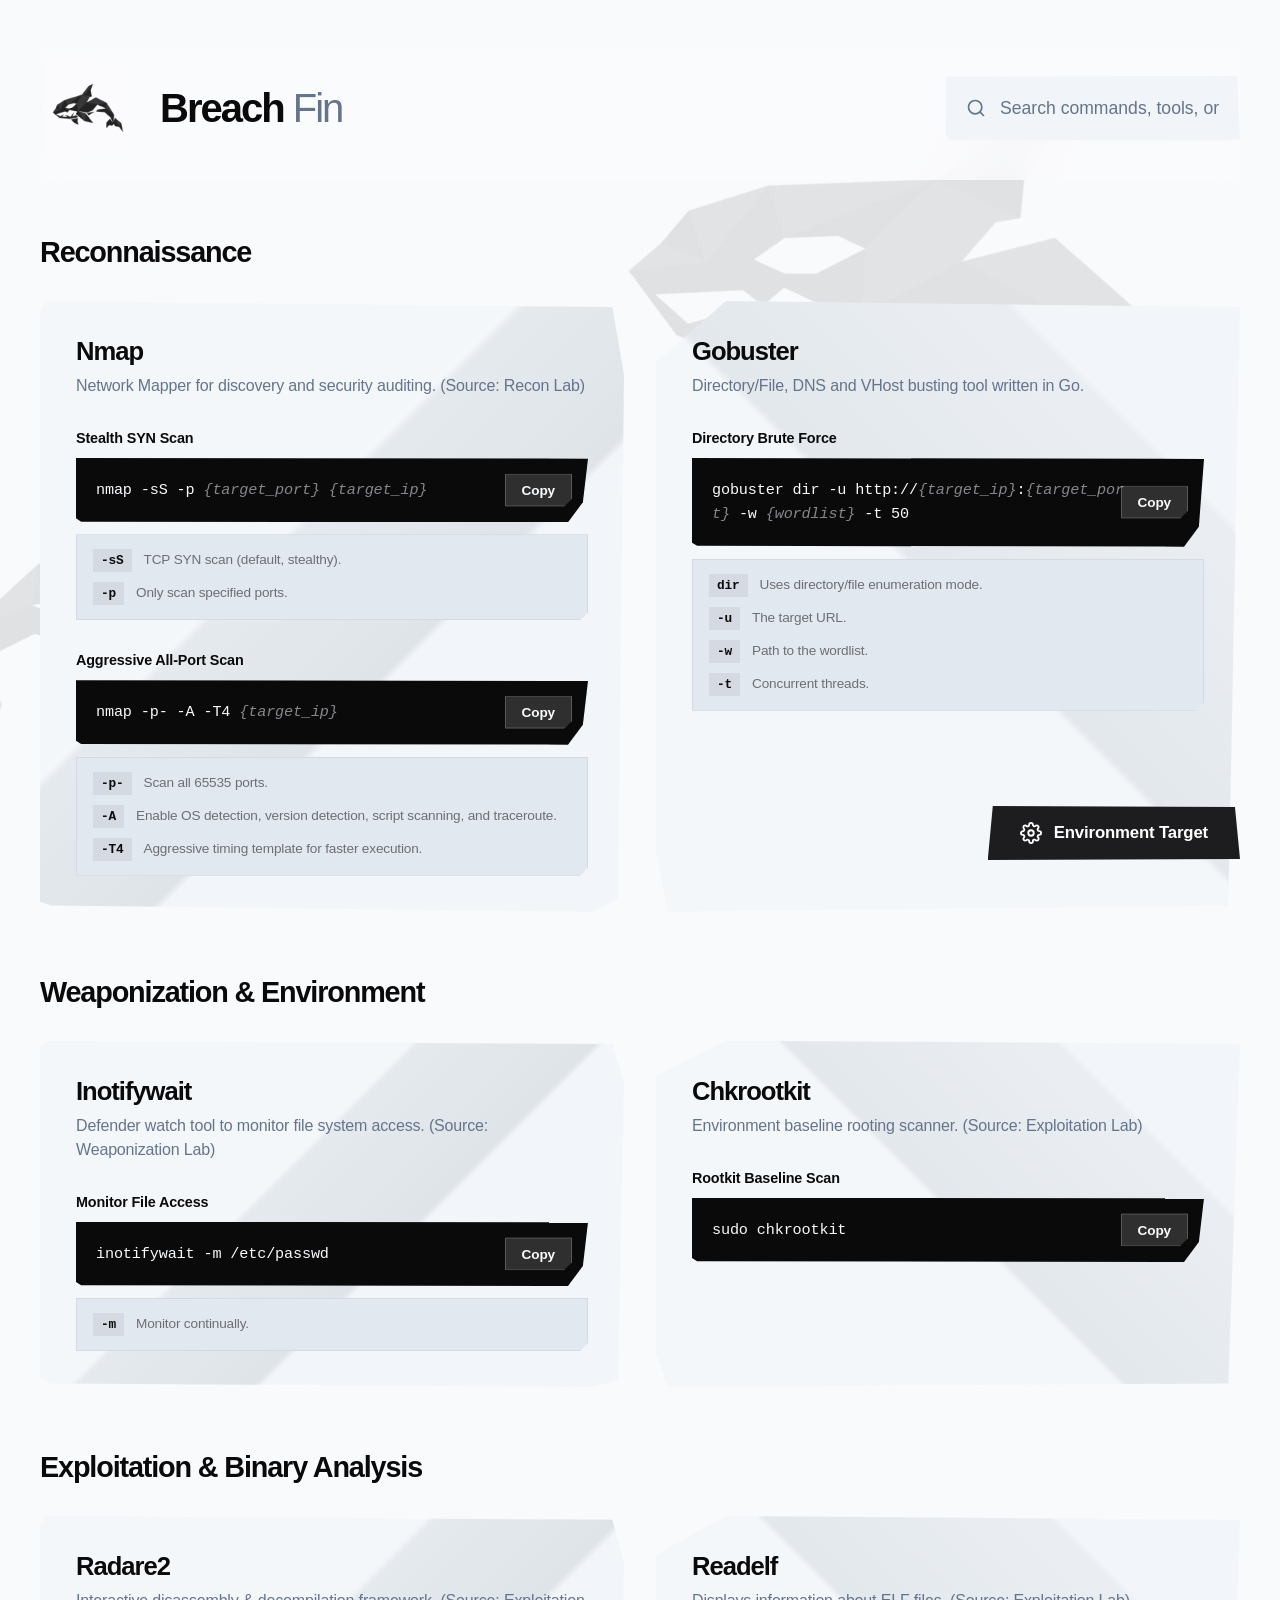
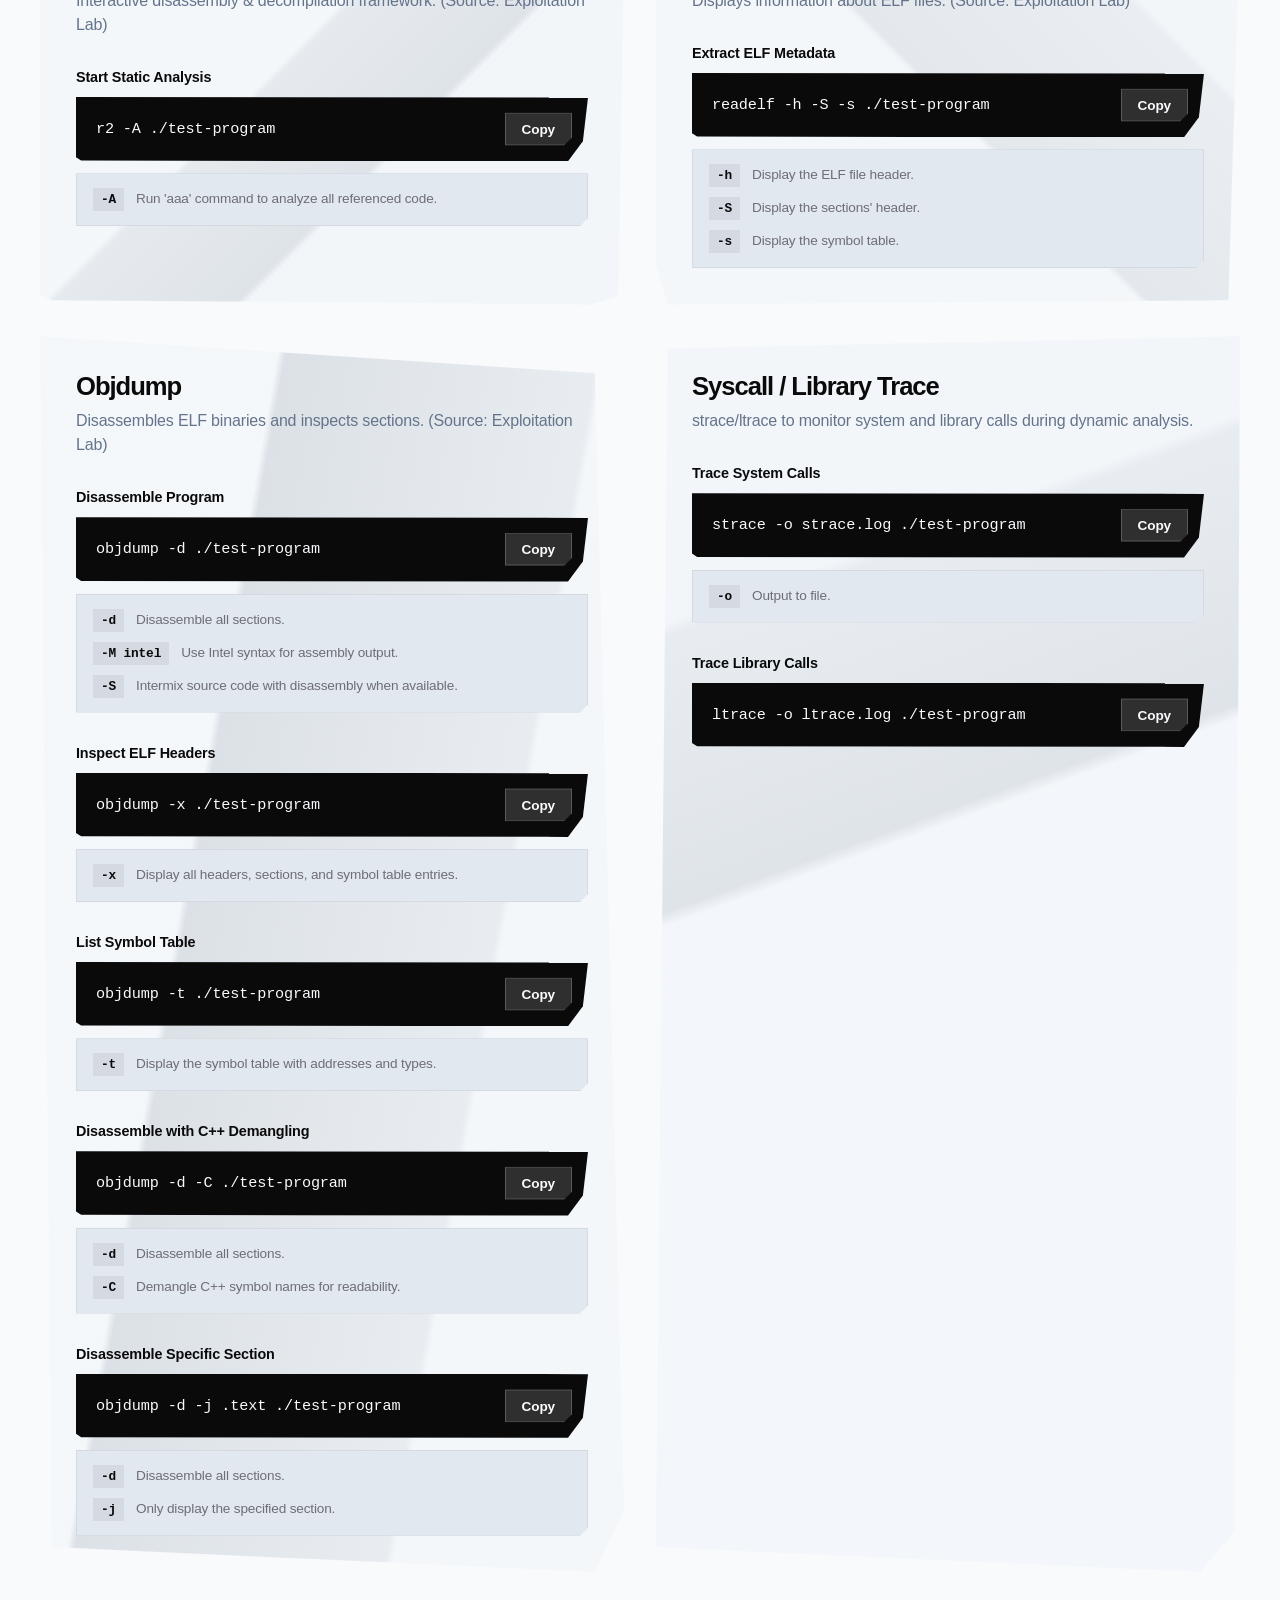
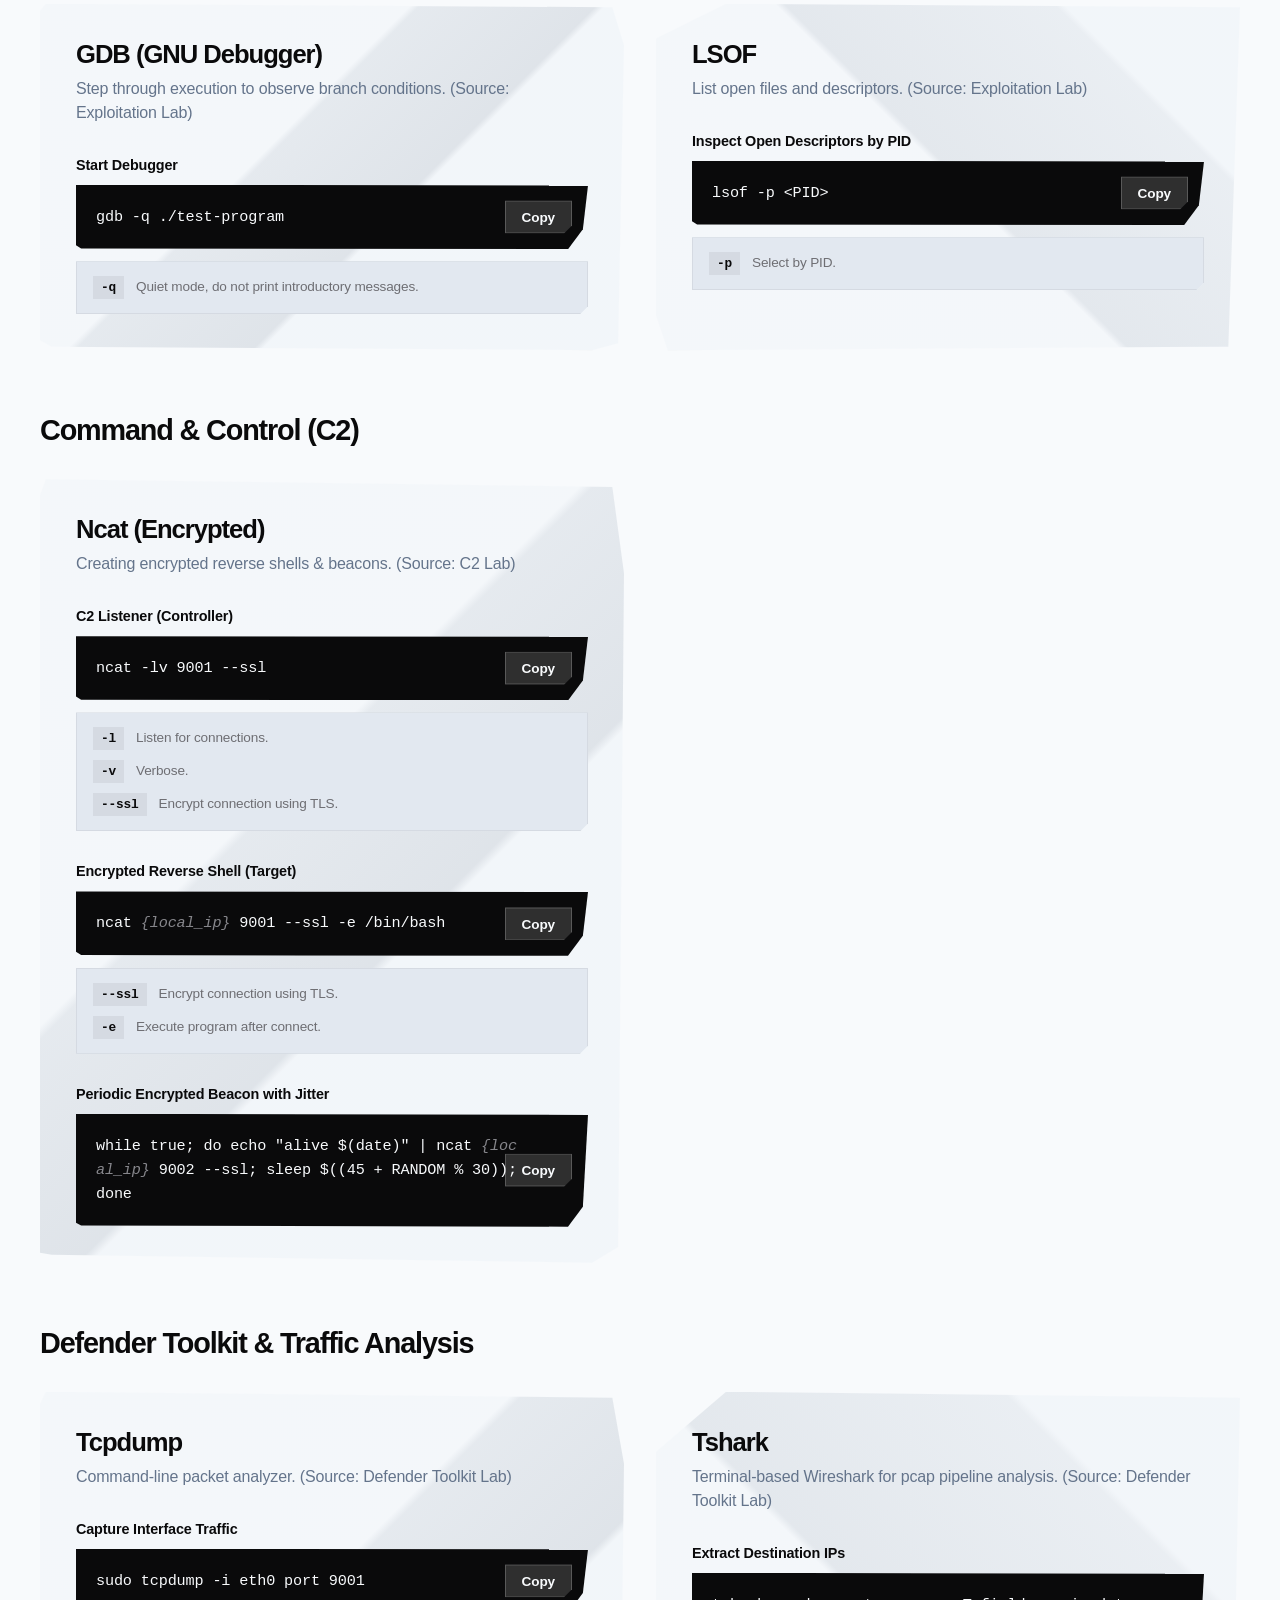
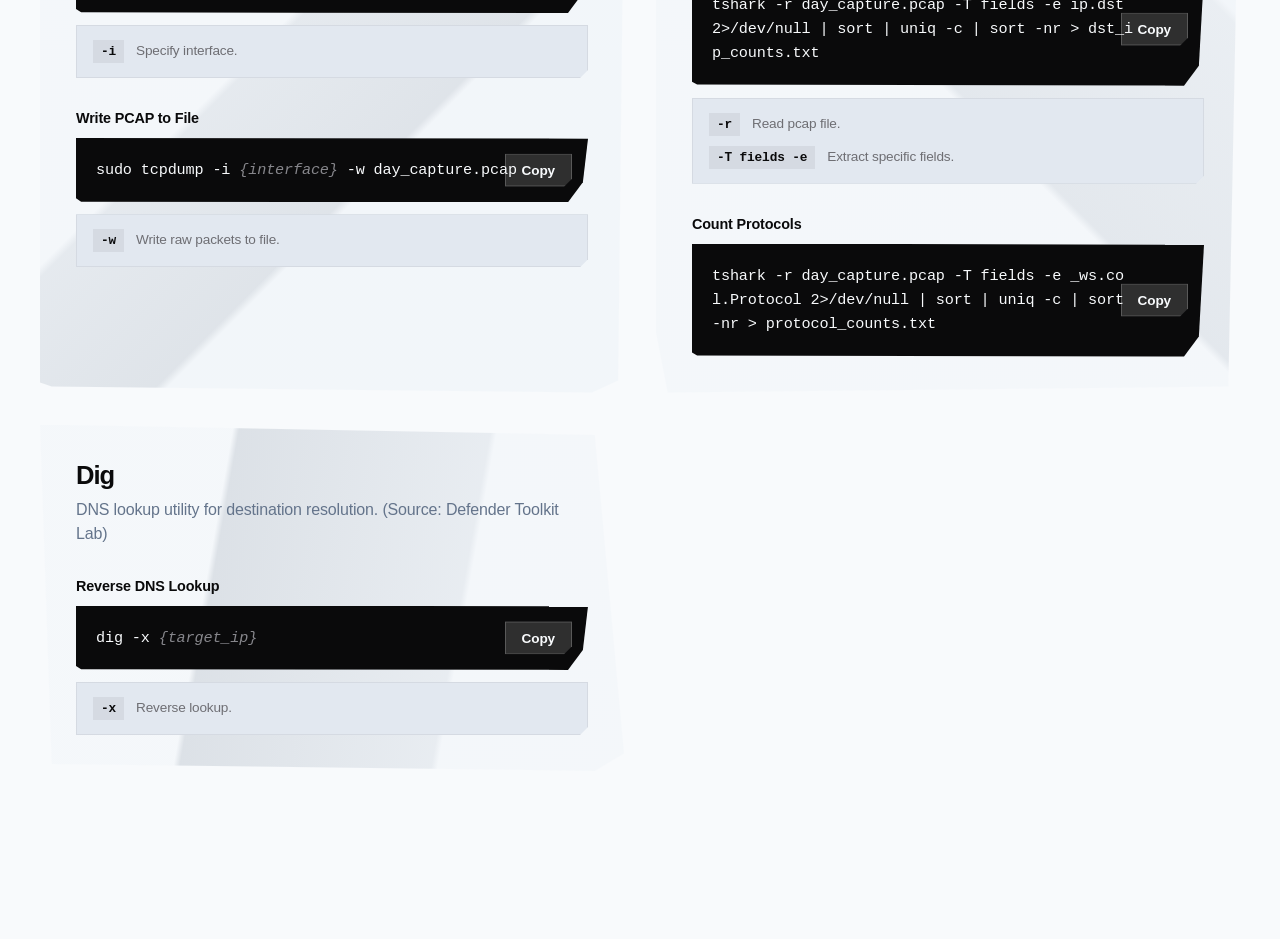
<file: index.html>
<!DOCTYPE html>
<html lang="en">
<head>
    <meta charset="UTF-8">
    <meta name="viewport" content="width=device-width, initial-scale=1.0">
    <title>BreachFin</title>
    <!-- Favicon -->
    <link rel="icon" type="image/png" href="assets/logo.png">
    
    <!-- Fonts -->
    <link rel="preconnect" href="https://fonts.googleapis.com">
    <link rel="preconnect" href="https://fonts.gstatic.com" crossorigin>
    <link href="https://fonts.googleapis.com/css2?family=Inter:wght@300;400;500;600;700&display=swap" rel="stylesheet">
    <link id="theme-stylesheet" rel="stylesheet" href="css/style.css">
</head>
<body>
    <!-- Background -->
    <div class="apple-bg-effect"></div>

    <!-- Watermarks -->
    <div class="bg-watermark bg-watermark-1">
        <img src="assets/logo.png" alt="" />
    </div>
    <div class="bg-watermark bg-watermark-2">
        <img src="assets/logo.png" alt="" />
    </div>

    <!-- Overlay -->
    <div id="config-overlay" class="config-overlay">
        <!-- Sidebar -->
        <aside id="config-panel" class="sidebar frosted-glass">
            <div class="sidebar-header">
                <h1 class="logo">Breach <span>Fin</span></h1>
                <p class="subtitle">Global Variables</p>
                <div class="header-divider"></div>
            </div>
            
            <div class="global-state-panel">
                <h2 class="panel-title">Environment Variables</h2>
                
                <div class="input-group">
                    <label for="target_ip">Target IP</label>
                    <div class="input-wrapper">
                        <input type="text" id="target_ip" placeholder="e.g. 10.10.10.5" />
                    </div>
                </div>
                
                <div class="input-group">
                    <label for="interface">Network Interface</label>
                    <div class="input-wrapper">
                        <input type="text" id="interface" placeholder="eth0 / tun0 / wlan0" />
                    </div>
                </div>
                
                <div class="input-group">
                    <label for="target_port">Target Port</label>
                    <div class="input-wrapper">
                        <input type="text" id="target_port" placeholder="80" />
                    </div>
                </div>
                
                <div class="input-group">
                    <label for="local_ip">Local IP (LHOST)</label>
                    <div class="input-wrapper">
                        <input type="text" id="local_ip" placeholder="10.10.14.8" />
                    </div>
                </div>
                
                <div class="input-group">
                    <label for="wordlist">Wordlist Path</label>
                    <div class="input-wrapper">
                        <input type="text" id="wordlist" placeholder="/usr/share/wordlists/rockyou.txt" />
                    </div>
                </div>
                
                <div class="input-group">
                    <label for="username">Target Username</label>
                    <div class="input-wrapper">
                        <input type="text" id="username" placeholder="admin" />
                    </div>
                </div>
            </div>
            
            <div class="sidebar-footer">
                <button id="reset-state" class="btn-apple-outline">Reset Environment</button>
            </div>
        </aside>
    </div>

    <!-- App -->
    <div class="app-container">
    <!-- Main content -->
        <main class="main-content">
            <header class="main-header">
                <div class="brand-container">
                    <img src="assets/logo.png" alt="BreachFin Icon" class="brand-icon">
                    <div class="logo-main">Breach <span>Fin</span></div>
                </div>
                
                <div class="search-container apple-search frosted-glass">
                    <svg class="search-icon" viewBox="0 0 24 24" fill="none" stroke="currentColor" stroke-width="2" stroke-linecap="round" stroke-linejoin="round"><circle cx="11" cy="11" r="8"></circle><line x1="21" y1="21" x2="16.65" y2="16.65"></line></svg>
                    <input type="text" id="search-tools" placeholder="Search commands, tools, or tags..." />
                </div>
            </header>
            
            <div class="arsenal-container" id="arsenal-container">
                <!-- Dynamic content -->
                <div class="loading-state">
                    Loading BreachFin Database...
                </div>
            </div>
        </main>
    </div>

    <!-- Toggle button -->
    <button id="config-fab" class="config-fab">
        <svg viewBox="0 0 24 24" fill="none" stroke="currentColor" stroke-width="2" stroke-linecap="round" stroke-linejoin="round"><circle cx="12" cy="12" r="3"></circle><path d="M19.4 15a1.65 1.65 0 0 0 .33 1.82l.06.06a2 2 0 0 1 0 2.83 2 2 0 0 1-2.83 0l-.06-.06a1.65 1.65 0 0 0-1.82-.33 1.65 1.65 0 0 0-1 1.51V21a2 2 0 0 1-2 2 2 2 0 0 1-2-2v-.09A1.65 1.65 0 0 0 9 19.4a1.65 1.65 0 0 0-1.82.33l-.06.06a2 2 0 0 1-2.83 0 2 2 0 0 1 0-2.83l.06-.06a1.65 1.65 0 0 0 .33-1.82 1.65 1.65 0 0 0-1.51-1H3a2 2 0 0 1-2-2 2 2 0 0 1 2-2h.09A1.65 1.65 0 0 0 4.6 9a1.65 1.65 0 0 0-.33-1.82l-.06-.06a2 2 0 0 1 0-2.83 2 2 0 0 1 2.83 0l.06.06a1.65 1.65 0 0 0 1.82.33H9a1.65 1.65 0 0 0 1-1.51V3a2 2 0 0 1 2-2 2 2 0 0 1 2 2v.09a1.65 1.65 0 0 0 1 1.51 1.65 1.65 0 0 0 1.82-.33l.06-.06a2 2 0 0 1 2.83 0 2 2 0 0 1 0 2.83l-.06.06a1.65 1.65 0 0 0-.33 1.82V9a1.65 1.65 0 0 0 1.51 1H21a2 2 0 0 1 2 2 2 2 0 0 1-2 2h-.09a1.65 1.65 0 0 0-1.51 1z"></path></svg>
        Environment Target
    </button>

    <script src="js/app.js"></script>
</body>
</html>
</file>
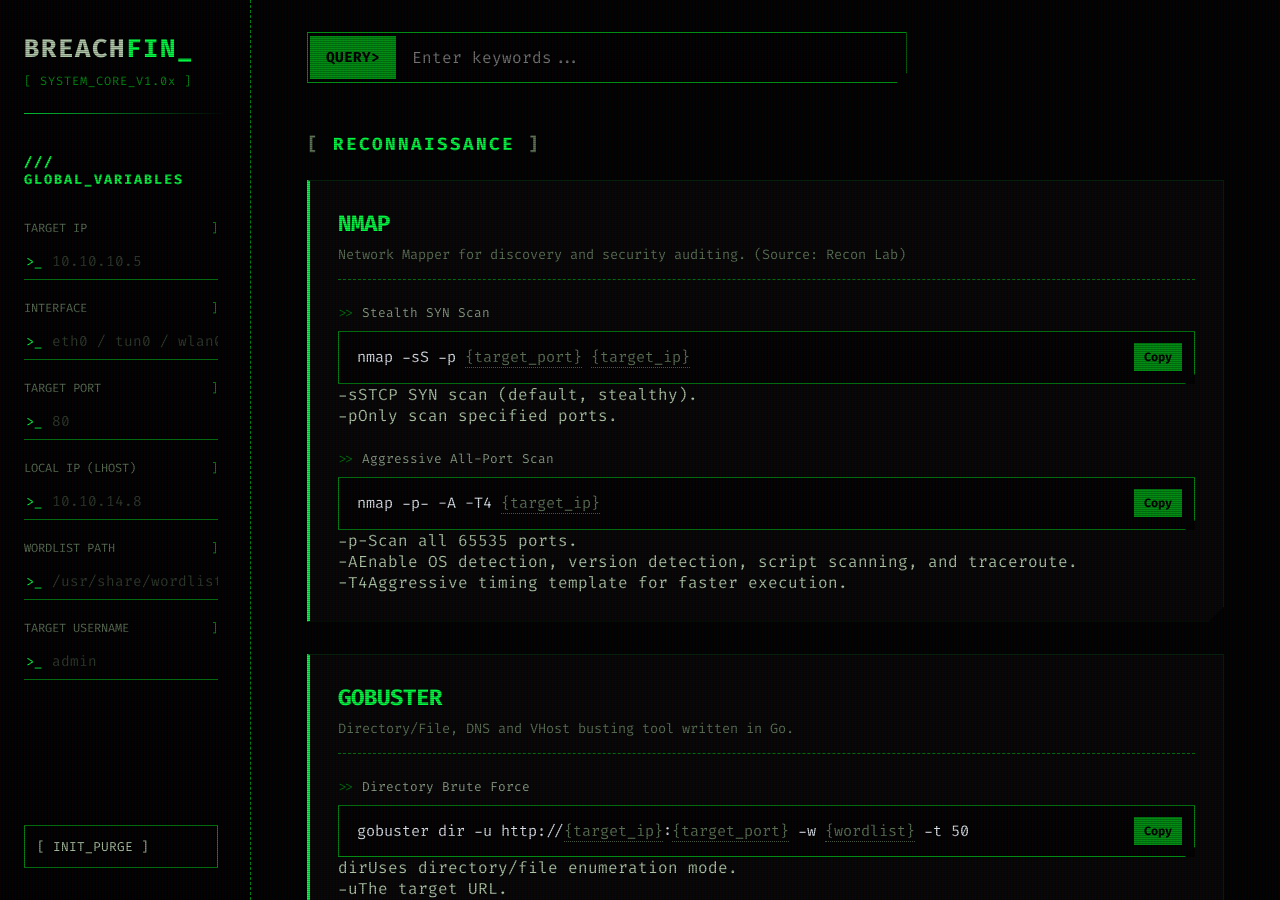
<file: index_matrix.html>
<!DOCTYPE html>
<html lang="en">
<head>
    <meta charset="UTF-8">
    <meta name="viewport" content="width=device-width, initial-scale=1.0">
    <title>BreachFin | Blueprint</title>
    <!-- Fonts -->
    <link rel="preconnect" href="https://fonts.googleapis.com">
    <link rel="preconnect" href="https://fonts.gstatic.com" crossorigin>
    <link href="https://fonts.googleapis.com/css2?family=Fira+Code:wght@400;500;700&family=Inter:wght@300;400;600&display=swap" rel="stylesheet">
    <link id="theme-stylesheet" rel="stylesheet" href="css/style_matrix.css">
</head>
<body>
    <!-- Background -->
    <div class="hud-lines"></div>

    <div id="config-overlay" class="config-overlay">
        <!-- Sidebar -->
        <aside id="config-panel" class="sidebar">
            <div class="sidebar-header">
                <h1 class="logo">BREACH<span>FIN</span><span class="cursor-blink">_</span></h1>
                <p class="subtitle">[ SYSTEM_CORE_V1.0x ]</p>
                <div class="header-divider"></div>
            </div>
            
            <div class="global-state-panel">
                <h2 class="panel-title">/// Global_Variables</h2>
                
                <div class="input-group">
                    <label for="target_ip">Target IP <span class="bracket">]</span></label>
                    <div class="input-wrapper">
                        <span class="prompt-arrow">&gt;_</span>
                        <input type="text" id="target_ip" placeholder="10.10.10.5" />
                    </div>
                </div>
                
                <div class="input-group">
                    <label for="interface">Interface <span class="bracket">]</span></label>
                    <div class="input-wrapper">
                        <span class="prompt-arrow">&gt;_</span>
                        <input type="text" id="interface" placeholder="eth0 / tun0 / wlan0" />
                    </div>
                </div>
                
                <div class="input-group">
                    <label for="target_port">Target Port <span class="bracket">]</span></label>
                    <div class="input-wrapper">
                        <span class="prompt-arrow">&gt;_</span>
                        <input type="text" id="target_port" placeholder="80" />
                    </div>
                </div>
                
                <div class="input-group">
                    <label for="local_ip">Local IP (LHOST) <span class="bracket">]</span></label>
                    <div class="input-wrapper">
                        <span class="prompt-arrow">&gt;_</span>
                        <input type="text" id="local_ip" placeholder="10.10.14.8" />
                    </div>
                </div>
                
                <div class="input-group">
                    <label for="wordlist">Wordlist Path <span class="bracket">]</span></label>
                    <div class="input-wrapper">
                        <span class="prompt-arrow">&gt;_</span>
                        <input type="text" id="wordlist" placeholder="/usr/share/wordlists/rockyou.txt" />
                    </div>
                </div>
                
                <div class="input-group">
                    <label for="username">Target Username <span class="bracket">]</span></label>
                    <div class="input-wrapper">
                        <span class="prompt-arrow">&gt;_</span>
                        <input type="text" id="username" placeholder="admin" />
                    </div>
                </div>
                
                <button id="reset-state">[ INIT_PURGE ]</button>
            </div>
        </aside>
    </div>

    <div class="app-container">
        <!-- Main content -->
        <main class="main-content">
            <header class="main-header">
                <div class="search-container">
                    <span class="search-prompt">QUERY&gt;</span>
                    <input type="text" id="search-tools" placeholder="Enter keywords..." />
                </div>
            </header>
            
            <div class="arsenal-container" id="arsenal-container">
                <!-- Dynamic content -->
                <div class="loading-state" style="font-family: var(--font-code); color: var(--matrix-primary);">
                    [!] FETCHING_MODULES...
                </div>
            </div>
        </main>
    </div>

    <button id="config-fab" class="config-fab" type="button">CONFIG</button>

    <script src="js/app.js"></script>
</body>
</html>
</file>
<file: css/style.css>
:root {
    /* Base colors */
    --bg-light: #F8FAFC; 
    --surface-color: #F1F5F9; /* Surface color */
    
    /* Text colors */
    --apple-text-dark: #0A0A0B; 
    --apple-text-gray: #64748B;
    --apple-text-light: #F1F5F9;
    
    /* UI colors */
    --apple-border: rgba(10, 10, 11, 0.06);
    --apple-input-bg: #F1F5F9;
    --apple-blue: #0A192F; 
    --apple-blue-hover: #112240;
    
    /* Code colors */
    --code-bg: #0A0A0B; 
    --code-text: #F8FAFC;
    
    /* Fonts */
    --font-ui: -apple-system, BlinkMacSystemFont, "SF Pro Text", "SF Pro Display", "Segoe UI", Roboto, Helvetica, Arial, sans-serif;
    --font-code: "SF Mono", SFMono-Regular, Consolas, "Liberation Mono", Menlo, Courier, monospace;
    
    --transition: all 0.4s cubic-bezier(0.16, 1, 0.3, 1);
}

* {
    box-sizing: border-box;
    margin: 0;
    padding: 0;
    -webkit-font-smoothing: antialiased;
    -moz-osx-font-smoothing: grayscale;
}

body {
    background-color: var(--bg-light);
    color: var(--apple-text-dark);
    font-family: var(--font-ui);
    min-height: 100vh;
    position: relative;
    letter-spacing: -0.01em;
}

.apple-bg-effect {
    display: none; /* Hidden layer */
}

/* Watermarks */
.bg-watermark {
    position: fixed;
    z-index: 0;
    pointer-events: none;
    opacity: 0.12; /* Layer opacity */
    mix-blend-mode: multiply;
}

.bg-watermark-1 {
    top: -15%;
    right: -10%;
    transform: rotate(15deg);
}

.bg-watermark-1 img {
    width: 900px;
    height: auto;
}

.bg-watermark-2 {
    bottom: -10%;
    left: -15%;
    transform: rotate(15deg) scaleX(-1); /* Flipped image */
}

.bg-watermark-2 img {
    width: 700px;
    height: auto;
}

.app-container {
    display: block;
    min-height: 100vh;
    width: 100%;
    position: relative;
    transition: filter 0.5s ease-in-out, transform 1s ease-in-out;
}

/* Overlay */
.config-overlay {
    position: fixed;
    top: 0; left: 0; width: 100vw; height: 100vh;
    background: rgba(251, 251, 253, 0.6);
    backdrop-filter: blur(28px);
    -webkit-backdrop-filter: blur(28px);
    z-index: 200;
    display: flex;
    align-items: flex-end;
    justify-content: center;
    padding-bottom: 80px;
    opacity: 0;
    pointer-events: none;
    transition: opacity 0.5s cubic-bezier(0.16, 1, 0.3, 1);
}

body.config-open .config-overlay {
    opacity: 1;
    pointer-events: auto;
}

body.config-open {
    overflow: hidden;
}

/* Toggle button */
.config-fab {
    position: fixed;
    bottom: 40px;
    right: 40px;
    background: #1D1D1F;
    color: #FFF;
    border: none;
    border-radius: 0;
    padding: 16px 32px;
    display: flex;
    align-items: center;
    gap: 12px;
    font-size: 1.05rem;
    font-weight: 600;
    filter: drop-shadow(6px 6px 0px var(--apple-blue));
    cursor: pointer;
    z-index: 100;
    transition: all 0.2s ease-out;
    font-family: var(--font-ui);
    letter-spacing: -0.01em;
    clip-path: polygon(2% 0%, 98% 2%, 100% 98%, 0% 100%);
}

.config-fab:hover {
    transform: translate(-4px, -4px);
    filter: drop-shadow(10px 10px 0px var(--apple-blue));
}

.config-fab:active {
    transform: translate(0, 0);
    filter: drop-shadow(0px 0px 0px var(--apple-blue));
}

.config-fab svg {
    width: 22px;
    height: 22px;
}

body.config-open .config-fab {
    opacity: 0;
    transform: translateY(30px) scale(0.9);
    pointer-events: none;
}

/* Roll effect */
.barrel-roll {
    animation: roll 1.5s cubic-bezier(0.25, 1, 0.5, 1);
}

@keyframes roll {
    0% { transform: rotate(0); }
    100% { transform: rotate(360deg); }
}

/* Sidebar */
.sidebar {
    width: 400px;
    max-height: 80vh;
    display: flex;
    flex-direction: column;
    padding: 40px 32px;
    background: var(--surface-color);
    border: none;
    border-radius: 0;
    filter: drop-shadow(12px 12px 0px var(--apple-blue));
    clip-path: polygon(
        1% 1%, 99% -1%, 
        100% calc(100% - 32px), calc(100% - 24px) 100%, 
        -1% 99%, 2% calc(100% - 20px)
    );
    
    /* Transform origin */
    transform: translateY(40px) scale(0.9);
    transform-origin: bottom center;
    opacity: 0;
    transition: all 0.5s cubic-bezier(0.16, 1, 0.3, 1);
}

body.config-open .sidebar {
    transform: translateY(0) scale(1);
    opacity: 1;
}

.sidebar-header {
    margin-bottom: 32px;
}

.logo {
    font-size: 1.4rem;
    font-weight: 700;
    letter-spacing: -0.03em;
    color: var(--apple-text-dark);
}

.logo span {
    font-weight: 400;
    color: var(--apple-text-gray);
}

.subtitle {
    font-size: 0.85rem;
    color: var(--apple-text-gray);
    margin-top: 4px;
    font-weight: 500;
}

.global-state-panel {
    flex-grow: 1;
    display: flex;
    flex-direction: column;
    gap: 20px;
    overflow-y: auto;
    padding-right: 12px;
    padding-bottom: 20px;
}

/* Scrollbar */
::-webkit-scrollbar {
    width: 6px;
    height: 6px;
}
::-webkit-scrollbar-track {
    background: transparent; 
}
::-webkit-scrollbar-thumb {
    background: rgba(0,0,0,0.15); 
    border-radius: 10px;
}
::-webkit-scrollbar-thumb:hover {
    background: rgba(0,0,0,0.25); 
}

.panel-title {
    font-size: 0.75rem;
    font-weight: 600;
    text-transform: uppercase;
    letter-spacing: 0.06em;
    color: var(--apple-text-gray);
    margin-bottom: 8px;
}

.input-group {
    display: flex;
    flex-direction: column;
    gap: 8px;
}

.input-group label {
    font-size: 0.85rem;
    color: var(--apple-text-dark);
    font-weight: 600;
    padding-left: 2px;
}

.input-wrapper {
    position: relative;
    border-radius: 0;
    background: var(--apple-input-bg);
    border: 2px solid transparent; /* Border */
    transition: var(--transition);
    overflow: hidden;
    clip-path: polygon(0 0, 100% 0, 100% calc(100% - 8px), calc(100% - 8px) 100%, 0 100%);
}

.input-wrapper:focus-within {
    background: var(--surface-color);
    border-color: var(--apple-blue);
}

.input-wrapper input {
    width: 100%;
    background: transparent;
    border: none;
    color: var(--apple-text-dark);
    font-family: var(--font-code);
    font-size: 0.9rem;
    padding: 14px 16px;
    outline: none;
    font-weight: 500;
}

.input-wrapper input::placeholder {
    color: var(--apple-text-gray);
    opacity: 0.6;
    font-weight: 400;
}

.sidebar-footer {
    padding-top: 24px;
}

.btn-apple-outline {
    width: 100%;
    background: transparent;
    color: var(--apple-text-dark);
    border: 2px solid var(--apple-text-dark);
    border-radius: 0;
    padding: 12px;
    font-size: 0.95rem;
    font-weight: 600;
    cursor: pointer;
    transition: all 0.2s ease-out;
    box-shadow: 4px 4px 0px var(--apple-text-dark);
    clip-path: polygon(0 0, 100% 0, 100% calc(100% - 10px), calc(100% - 10px) 100%, 0 100%);
}

.btn-apple-outline:hover {
    background: var(--apple-text-dark);
    color: var(--surface-color);
    transform: translate(-2px, -2px);
    box-shadow: 6px 6px 0px var(--apple-text-dark);
    border-color: var(--apple-text-dark);
}

/* Main content */
.main-content {
    max-width: 1400px;
    margin: 0 auto;
    display: flex;
    flex-direction: column;
    overflow-y: visible; /* Outer scroll */
    padding: 48px 40px;
}

.main-header {
    margin-bottom: 56px;
    position: sticky;
    top: 0;
    z-index: 20;
    padding-top: 12px;
    padding-bottom: 24px;
    display: flex;
    justify-content: space-between;
    align-items: center;
    background: var(--bg-light);
    background: rgba(251, 251, 253, 0.85);
    backdrop-filter: blur(20px);
}

.brand-container {
    display: flex;
    align-items: center;
    gap: 24px;
    user-select: none;
}

.brand-icon {
    width: 96px; /* Icon size */
    height: 96px;
    border-radius: 0;
    mix-blend-mode: multiply; /* Blend mode */
}

.logo-main {
    font-size: 2.5rem; /* Text size */
    font-weight: 800;
    letter-spacing: -0.05em;
    color: var(--apple-text-dark);
}
.logo-main span {
    font-weight: 400;
    color: var(--apple-text-gray);
}

.search-container {
    display: flex;
    align-items: center;
    max-width: 640px;
    background: var(--surface-color);
    border-radius: 0;
    padding: 6px 20px;
    filter: drop-shadow(6px 6px 0px rgba(10, 25, 47, 0.1));
    border: none; /* No border */
    transition: all 0.2s ease-out;
    clip-path: polygon(
        0% 2%, 99% 0%, 
        100% 98%, calc(100% - 12px) 100%, 
        1% 99%, 0% calc(100% - 6px)
    );
}

.search-container:focus-within {
    filter: drop-shadow(8px 8px 0px var(--apple-blue));
    transform: translate(-2px, -2px);
}

.search-icon {
    width: 20px;
    height: 20px;
    color: var(--apple-text-gray);
    margin-right: 14px;
}

.search-container input {
    flex-grow: 1;
    background: transparent;
    border: none;
    padding: 16px 0;
    color: var(--apple-text-dark);
    font-family: var(--font-ui);
    font-size: 1.1rem;
    font-weight: 500;
    outline: none;
}

.search-container input::placeholder {
    color: var(--apple-text-gray);
    font-weight: 400;
}

/* Tool cards */
.arsenal-container {
    display: flex;
    flex-direction: column;
    gap: 64px;
    padding-bottom: 120px;
}

.category-section {
    animation: simpleFade 0.6s ease-out backwards;
}

@keyframes simpleFade {
    0% { opacity: 0; }
}

.category-title {
    font-size: 1.8rem;
    font-weight: 700;
    color: var(--apple-text-dark);
    margin-bottom: 32px;
    letter-spacing: -0.04em;
}

.tools-grid {
    display: grid;
    grid-template-columns: repeat(auto-fill, minmax(500px, 1fr));
    gap: 32px;
}

/* Card shape */
.tool-card {
    background: var(--surface-color);
    border-radius: 0;
    padding: 36px;
    transition: all 0.2s ease-out;
    filter: drop-shadow(8px 8px 0px rgba(10, 25, 47, 0.05));
    border: none;
    animation: cardEntrance 0.7s cubic-bezier(0.16, 1, 0.3, 1) backwards;
    animation-delay: var(--stagger-delay, 0ms);
    position: relative;
    /* Shape variant */
}

/* Card layer */
.tool-card::before {
    content: '';
    position: absolute;
    top: 0; right: 0; bottom: 0; left: 0;
    pointer-events: none;
    z-index: 0;
    /* Gradient variant */
}

/* Card variants */

/* Variant 1 */
.tool-card:nth-child(4n+1) {
    clip-path: polygon(1% 0%, 98% 1%, 100% 12%, 99% 98%, calc(100% - 32px) 100%, 2% 99%, 0% calc(100% - 10px), 0% 2%);
}
.tool-card:nth-child(4n+1)::before {
    background: linear-gradient(135deg, rgba(255,255,255,0.2) 40%, rgba(10,25,47,0.05) 41%, rgba(10,25,47,0.08) 60%, rgba(255,255,255,0.1) 61%);
}
.tool-card:nth-child(4n+1):hover {
    filter: drop-shadow(12px 12px 0px var(--apple-blue));
    transform: translate(-4px, -4px);
}

/* Variant 2 */
.tool-card:nth-child(4n+2) {
    clip-path: polygon(0% 10%, 12% 0%, 100% 1%, 98% 99%, 2% 100%, 0% 90%);
}
.tool-card:nth-child(4n+2)::before {
    background: linear-gradient(45deg, rgba(255,255,255,0.2) 50%, rgba(10,25,47,0.06) 51%, rgba(10,25,47,0.03) 80%, rgba(255,255,255,0.1) 81%);
}
.tool-card:nth-child(4n+2):hover {
    filter: drop-shadow(-10px 10px 0px var(--apple-blue));
    transform: translate(4px, -4px); /* Hover offset */
}

/* Variant 3 */
.tool-card:nth-child(4n+3) {
    clip-path: polygon(0% 0%, 95% 3%, 100% 95%, 95% 100%, 2% 98%);
}
.tool-card:nth-child(4n+3)::before {
    background: linear-gradient(100deg, rgba(255,255,255,0.25) 30%, rgba(10,25,47,0.09) 31%, rgba(10,25,47,0.04) 70%, rgba(255,255,255,0.2) 71%);
}
.tool-card:nth-child(4n+3):hover {
    filter: drop-shadow(10px -10px 0px var(--apple-blue));
    transform: translate(-4px, 4px); /* Hover offset */
}

/* Variant 4 */
.tool-card:nth-child(4n+4) {
    clip-path: polygon(2% 1%, 100% 0%, 99% calc(100% - 40px), calc(100% - 40px) 100%, 0% 98%);
}
.tool-card:nth-child(4n+4)::before {
    background: linear-gradient(160deg, rgba(255,255,255,0.1) 20%, rgba(10,25,47,0.04) 21%, rgba(10,25,47,0.08) 40%, rgba(255,255,255,0.15) 41%);
}
.tool-card:nth-child(4n+4):hover {
    filter: drop-shadow(-12px -10px 0px var(--apple-blue));
    transform: translate(6px, 5px); /* Hover offset */
}

/* Content layer */
.tool-card > * {
    position: relative;
    z-index: 2;
}

@keyframes cardEntrance {
    0% { opacity: 0; transform: translateY(40px); }
}

.tool-header {
    margin-bottom: 32px;
}

.tool-name {
    font-size: 1.6rem;
    font-weight: 700;
    color: var(--apple-text-dark);
    margin-bottom: 8px;
    letter-spacing: -0.04em;
}

.tool-desc {
    font-size: 1rem;
    color: var(--apple-text-gray);
    line-height: 1.5;
    font-weight: 400;
}

.command-block {
    margin-bottom: 32px;
}

.command-block:last-child {
    margin-bottom: 0;
}

.command-title {
    font-size: 0.9rem;
    font-weight: 600;
    color: var(--apple-text-dark);
    margin-bottom: 12px;
}

.command-snippet-container {
    position: relative;
    /* Code block */
    background: var(--code-bg);
    border-radius: 0;
    padding: 20px 64px 20px 20px;
    display: flex;
    align-items: center;
    border: none;
    clip-path: polygon(
        0% 0%, 100% 1%, 
        99% calc(100% - 20px), calc(100% - 20px) 100%, 
        1% 99%, 0% calc(100% - 4px)
    );
}

.command-text {
    font-family: var(--font-code);
    font-size: 0.95rem;
    color: var(--code-text);
    line-height: 1.6;
    word-break: break-all;
    font-weight: 500;
}

/* Flag rows */
.command-flags {
    margin-top: 12px;
    padding: 14px 16px;
    background: #E2E8F0; /* Panel fill */
    border-radius: 0;
    font-size: 0.85rem;
    display: flex;
    flex-direction: column;
    gap: 10px;
    border: 1px solid rgba(0,0,0,0.06);
    clip-path: polygon(0 0, 100% 0, 100% calc(100% - 8px), calc(100% - 8px) 100%, 0 100%);
}

.flag-row {
    display: flex;
    gap: 12px;
    align-items: baseline;
}

.flag-name {
    font-family: var(--font-code);
    font-weight: 600;
    color: var(--apple-text-dark);
    font-size: 0.8rem;
    background: rgba(0,0,0,0.06);
    padding: 4px 8px;
    border-radius: 0;
    white-space: nowrap;
}

.flag-desc {
    color: #6E6E73;
    line-height: 1.5;
    font-weight: 400;
}

/* Dynamic values */
.dynamic-var {
    color: #38BDF8; /* Accent color */
    font-weight: 600;
}

.missing-var {
    color: #86868B;
    font-style: italic;
    font-weight: 400;
}

.copy-btn {
    position: absolute;
    right: 16px;
    top: 50%;
    transform: translateY(-50%);
    background: rgba(255,255,255,0.15);
    border: 1px solid rgba(255,255,255,0.2);
    color: var(--code-text);
    cursor: pointer;
    transition: all 0.2s ease-out;
    padding: 8px 16px;
    border-radius: 0;
    font-weight: 600;
    font-size: 0.85rem;
    letter-spacing: -0.01em;
    clip-path: polygon(0 0, 100% 0, 100% calc(100% - 8px), calc(100% - 8px) 100%, 0 100%);
}

.copy-btn::after {
    display: none;
}

.copy-btn:hover {
    background: var(--code-text);
    color: var(--code-bg);
}

.copy-btn:active {
    transform: translateY(-50%) translate(2px, 2px);
}

.copy-btn.copied {
    background: #38BDF8; /* Success color */
    color: #0A0A0B;
}

/* Notification */
.notification {
    position: fixed;
    bottom: 40px;
    left: 50%;
    transform: translateX(-50%) translateY(30px) scale(0.95);
    background: rgba(255, 255, 255, 0.95);
    backdrop-filter: blur(20px);
    border: 1px solid rgba(0,0,0,0.05);
    color: var(--apple-text-dark);
    padding: 16px 32px;
    border-radius: 30px;
    font-size: 1rem;
    font-weight: 600;
    opacity: 0;
    transition: all 0.5s cubic-bezier(0.16, 1, 0.3, 1);
    z-index: 100;
    box-shadow: 0 12px 40px rgba(0,0,0,0.12);
    display: flex;
    align-items: center;
    gap: 12px;
}

.notification::before {
    content: '';
    display: inline-block;
    width: 10px;
    height: 10px;
    background: #34C759;
    border-radius: 50%;
}

.notification.show {
    transform: translateX(-50%) translateY(0) scale(1);
    opacity: 1;
}

@media (max-width: 1200px) {
    .tools-grid { grid-template-columns: 1fr; }
}
</file>
<file: css/style_matrix.css>
:root {
    --bg-dark: #000000;
    /* Panel color */
    --panel-bg: #050505;
    --panel-border: rgba(0, 255, 65, 0.4);

    /* Accent colors */
    --matrix-primary: #00FF41;
    --matrix-dim: #008F11;
    --matrix-dark: #003B00;

    --text-main: #b2c9ab;
    /* Muted text */
    --text-muted: #5e7358;

    --font-code: 'Fira Code', 'Courier New', monospace;
    /* Code font */

    --transition: all 0.2s ease-out;
}

* {
    box-sizing: border-box;
    margin: 0;
    padding: 0;
}

/* Overlay */
body::before {
    content: " ";
    display: block;
    position: absolute;
    top: 0;
    left: 0;
    bottom: 0;
    right: 0;
    background: linear-gradient(rgba(18, 16, 16, 0) 50%, rgba(0, 0, 0, 0.25) 50%), linear-gradient(90deg, rgba(255, 0, 0, 0.06), rgba(0, 255, 0, 0.02), rgba(0, 0, 255, 0.06));
    z-index: 999;
    background-size: 100% 2px, 3px 100%;
    pointer-events: none;
}

body {
    background-color: var(--bg-dark);
    color: var(--text-main);
    font-family: var(--font-code);
    /* Code font */
    height: 100vh;
    overflow: hidden;
    position: relative;
    display: flex;
    flex-direction: row;
}

/* ===================================================
   Apple-theme HTML compatibility
   These elements exist in index.html but not in
   index_matrix.html. When the Konami code swaps the
   stylesheet, we must hide or restyle them.
   =================================================== */

.apple-bg-effect,
.bg-watermark,
.bg-watermark-1,
.bg-watermark-2 {
    display: none !important;
}

.brand-icon {
    width: 48px;
    height: 48px;
    filter: invert(1) sepia(100%) hue-rotate(80deg) saturate(400%) contrast(200%);
    border: 1px dashed var(--matrix-dim);
    padding: 4px;
}

.logo-main {
    font-family: var(--font-code);
    font-size: 1.6rem;
    font-weight: 700;
    letter-spacing: 2px;
    color: var(--text-main);
    text-transform: uppercase;
}

.logo-main span {
    color: var(--matrix-primary);
}

.brand-container {
    display: flex;
    align-items: center;
    gap: 16px;
    margin-bottom: 24px;
}

.frosted-glass {
    background: transparent;
    backdrop-filter: none;
    -webkit-backdrop-filter: none;
}

.btn-apple-outline {
    background: transparent;
    border: 1px solid var(--matrix-dim);
    color: var(--text-main);
    padding: 12px;
    cursor: pointer;
    font-family: var(--font-code);
    font-size: 0.8rem;
    text-transform: uppercase;
    transition: var(--transition);
    border-radius: 0;
    box-shadow: none;
    clip-path: none;
    width: 100%;
    text-align: left;
}

.btn-apple-outline:hover {
    background: var(--matrix-primary);
    color: var(--bg-dark);
    border-color: var(--matrix-primary);
    font-weight: bold;
    transform: none;
    box-shadow: none;
}

.apple-search {
    filter: none;
    clip-path: polygon(0 0, 100% 0, 100% calc(100% - 10px), calc(100% - 10px) 100%, 0 100%);
}

.search-icon {
    color: var(--matrix-dim);
    margin-right: 10px;
    width: 20px;
    height: 20px;
    flex-shrink: 0;
}

/* Side panel */
.config-overlay {
    position: static;
    width: 320px;
    height: 100vh;
    background: transparent;
    backdrop-filter: none;
    -webkit-backdrop-filter: none;
    z-index: 10;
    display: block;
    opacity: 1;
    pointer-events: auto;
    padding: 0;
}

.config-fab {
    display: none !important;
}

.app-container {
    flex-grow: 1;
    display: flex;
    height: 100vh;
    width: auto;
}

/* Sidebar */
.sidebar {
    width: 100%;
    height: 100%;
    transform: none !important;
    opacity: 1 !important;
    background: var(--bg-dark);
    border: none;
    border-right: 1px dashed var(--matrix-dim);
    /* Right border */
    border-radius: 0;
    box-shadow: none;
    display: flex;
    flex-direction: column;
    padding: 32px 24px;
    z-index: 10;
}

.sidebar-header {
    margin-bottom: 40px;
}

.logo {
    font-size: 1.6rem;
    font-weight: 700;
    letter-spacing: 2px;
    color: var(--text-main);
    text-transform: uppercase;
}

.logo span {
    color: var(--matrix-primary);
}

.cursor-blink {
    animation: blink 1s step-end infinite;
}

@keyframes blink {
    50% {
        opacity: 0;
    }
}

.subtitle {
    font-size: 0.75rem;
    color: var(--matrix-dim);
    margin-top: 8px;
    letter-spacing: 1px;
}

.header-divider {
    height: 1px;
    background: linear-gradient(90deg, var(--matrix-primary) 0%, transparent 100%);
    margin-top: 24px;
    width: 100%;
}

.global-state-panel {
    flex-grow: 1;
    display: flex;
    flex-direction: column;
    gap: 20px;
    overflow-y: auto;
    padding-right: 8px;
}

/* Scrollbar */
::-webkit-scrollbar {
    width: 4px;
    height: 4px;
}

::-webkit-scrollbar-track {
    background: var(--bg-dark);
}

::-webkit-scrollbar-thumb {
    background: var(--matrix-dim);
    border-radius: 0;
    /* Square thumb */
}

::-webkit-scrollbar-thumb:hover {
    background: var(--matrix-primary);
}

.panel-title {
    font-size: 0.85rem;
    text-transform: uppercase;
    color: var(--matrix-primary);
    margin-bottom: 12px;
    letter-spacing: 2px;
}

.input-group {
    display: flex;
    flex-direction: column;
    gap: 8px;
}

.input-group label {
    font-size: 0.75rem;
    color: var(--text-muted);
    text-transform: uppercase;
    display: flex;
    justify-content: space-between;
}

.input-group label .bracket {
    color: var(--matrix-dim);
}

.input-wrapper {
    display: flex;
    align-items: center;
    background: transparent;
    border-bottom: 1px solid var(--matrix-dim);
    /* Bottom border */
    transition: var(--transition);
}

.input-wrapper:focus-within {
    border-bottom: 2px solid var(--matrix-primary);
    background: linear-gradient(90deg, rgba(0, 255, 65, 0.05) 0%, transparent 100%);
}

.prompt-arrow {
    color: var(--matrix-primary);
    font-size: 0.85rem;
    margin-right: 10px;
    padding-left: 2px;
}

.input-group input {
    background: transparent;
    border: none;
    color: var(--text-main);
    font-family: var(--font-code);
    padding: 8px 0;
    outline: none;
    font-size: 0.9rem;
    width: 100%;
}

.input-group input::placeholder {
    color: var(--text-muted);
    opacity: 0.5;
}

#reset-state {
    background: transparent;
    border: 1px solid var(--matrix-dim);
    color: var(--text-main);
    padding: 12px;
    margin-top: auto;
    cursor: pointer;
    font-family: var(--font-code);
    font-size: 0.8rem;
    text-transform: uppercase;
    transition: var(--transition);
    border-radius: 0;
    /* Sharp corners */
    text-align: left;
}

#reset-state:hover {
    background: var(--matrix-primary);
    color: var(--bg-dark);
    border-color: var(--matrix-primary);
    font-weight: bold;
}

/* Main content */
.main-content {
    flex-grow: 1;
    display: flex;
    flex-direction: column;
    padding: 32px 56px;
    overflow-y: auto;
    background: repeating-linear-gradient(0deg, rgba(0, 255, 65, 0.01) 0px, transparent 1px, transparent 2px);
}

.main-header {
    margin-bottom: 50px;
}

.brand-container {
    display: flex;
    align-items: center;
    gap: 20px;
    margin-bottom: 30px;
}

.brand-icon {
    width: 64px;
    height: 64px;
    /* Icon filter */
    filter: invert(1) sepia(100%) hue-rotate(80deg) saturate(400%) contrast(200%);
    border: 1px dashed var(--matrix-dim);
    padding: 6px;
    box-shadow: inset 0 0 10px rgba(0, 255, 65, 0.2);
}

.search-container {
    display: flex;
    align-items: center;
    max-width: 600px;
    border: 1px solid var(--matrix-dim);
    background: var(--bg-dark);
    padding: 2px;
    /* Box style */
    position: relative;
}

/* Search shape */
.search-container {
    clip-path: polygon(0 0, 100% 0, 100% calc(100% - 10px), calc(100% - 10px) 100%, 0 100%);
}

.search-prompt {
    background: var(--matrix-dim);
    color: var(--bg-dark);
    padding: 12px 16px;
    font-weight: bold;
    font-size: 0.9rem;
}

.search-container input {
    flex-grow: 1;
    background: transparent;
    border: none;
    padding: 12px 16px;
    color: var(--matrix-primary);
    font-family: var(--font-code);
    font-size: 1rem;
    outline: none;
}

/* Tool cards */
.arsenal-container {
    display: flex;
    flex-direction: column;
    gap: 56px;
    padding-bottom: 80px;
}

.category-section {
    animation: fadeIn 0.4s ease forwards;
    opacity: 0;
}

@keyframes fadeIn {
    from {
        opacity: 0;
        transform: translateX(-10px);
    }

    to {
        opacity: 1;
        transform: translateX(0);
    }
}

.category-title {
    font-size: 1.1rem;
    color: var(--matrix-primary);
    margin-bottom: 24px;
    text-transform: uppercase;
    letter-spacing: 2px;
    display: inline-block;
}

/* Title marks */
.category-title::before {
    content: "[ ";
    color: var(--text-muted);
}

.category-title::after {
    content: " ]";
    color: var(--text-muted);
}

.tools-grid {
    display: grid;
    grid-template-columns: repeat(auto-fill, minmax(500px, 1fr));
    gap: 32px;
}

.tool-card {
    background: var(--panel-bg);
    border-left: 3px solid var(--matrix-primary);
    /* Left border */
    border-top: 1px solid rgba(0, 255, 65, 0.1);
    border-right: 1px solid rgba(0, 255, 65, 0.1);
    border-bottom: 1px solid rgba(0, 255, 65, 0.1);
    padding: 28px;
    transition: var(--transition);
    position: relative;
    clip-path: polygon(0 0, 100% 0, 100% calc(100% - 15px), calc(100% - 15px) 100%, 0 100%);
}

.tool-card:hover {
    background: linear-gradient(135deg, rgba(0, 255, 65, 0.05) 0%, transparent 50%);
    border-color: var(--matrix-primary);
}

.tool-header {
    margin-bottom: 24px;
    border-bottom: 1px dashed var(--matrix-dim);
    padding-bottom: 16px;
}

.tool-name {
    font-size: 1.4rem;
    color: var(--matrix-primary);
    margin-bottom: 8px;
    text-transform: uppercase;
}

.tool-desc {
    font-size: 0.85rem;
    color: var(--text-muted);
}

.command-block {
    margin-bottom: 24px;
}

.command-block:last-child {
    margin-bottom: 0;
}

.command-title {
    font-size: 0.8rem;
    color: var(--text-main);
    margin-bottom: 10px;
    opacity: 0.8;
}

.command-title::before {
    content: ">> ";
    color: var(--matrix-dim);
}

.command-snippet-container {
    position: relative;
    background: rgba(0, 0, 0, 0.8);
    border: 1px solid var(--matrix-dim);
    padding: 14px 18px;
    padding-right: 60px;
    display: flex;
    align-items: center;
    transition: var(--transition);
}

.command-snippet-container:hover {
    border-color: var(--matrix-primary);
    box-shadow: 0 0 10px rgba(0, 255, 65, 0.1);
}

/* Corner cut */
.command-snippet-container::after {
    content: '';
    position: absolute;
    bottom: -1px;
    right: -1px;
    border-bottom: 10px solid var(--bg-dark);
    border-left: 10px solid transparent;
}

.command-text {
    font-size: 0.95rem;
    color: #e2e8f0;
    line-height: 1.5;
    word-break: break-all;
}

/* Dynamic values */
.dynamic-var {
    color: var(--matrix-primary);
    background: rgba(0, 255, 65, 0.1);
    padding: 0 4px;
    /* Highlight */
}

.missing-var {
    color: var(--text-muted);
    border-bottom: 1px dotted var(--text-muted);
}

.copy-btn {
    position: absolute;
    right: 12px;
    top: 50%;
    transform: translateY(-50%);
    background: var(--matrix-dim);
    border: none;
    color: var(--bg-dark);
    cursor: pointer;
    transition: var(--transition);
    padding: 6px 10px;
    font-family: var(--font-code);
    font-size: 0.75rem;
    font-weight: bold;
}

.copy-btn:hover {
    background: var(--matrix-primary);
    box-shadow: 0 0 8px var(--matrix-primary);
}

.copy-btn.copied {
    background: var(--text-main);
    color: var(--bg-dark);
}

/* Notification */
.notification {
    position: fixed;
    bottom: 30px;
    right: 30px;
    background: var(--matrix-primary);
    color: var(--bg-dark);
    padding: 16px 24px;
    font-size: 0.9rem;
    font-weight: bold;
    transform: translateX(120%);
    opacity: 0;
    transition: transform 0.3s cubic-bezier(0.175, 0.885, 0.32, 1.275), opacity 0.3s;
    z-index: 100;
    border-left: 4px solid var(--text-main);
}

.notification.show {
    transform: translateX(0);
    opacity: 1;
}

/* Responsive grid */
@media (max-width: 1200px) {
    .tools-grid {
        grid-template-columns: 1fr;
    }
}
</file>
